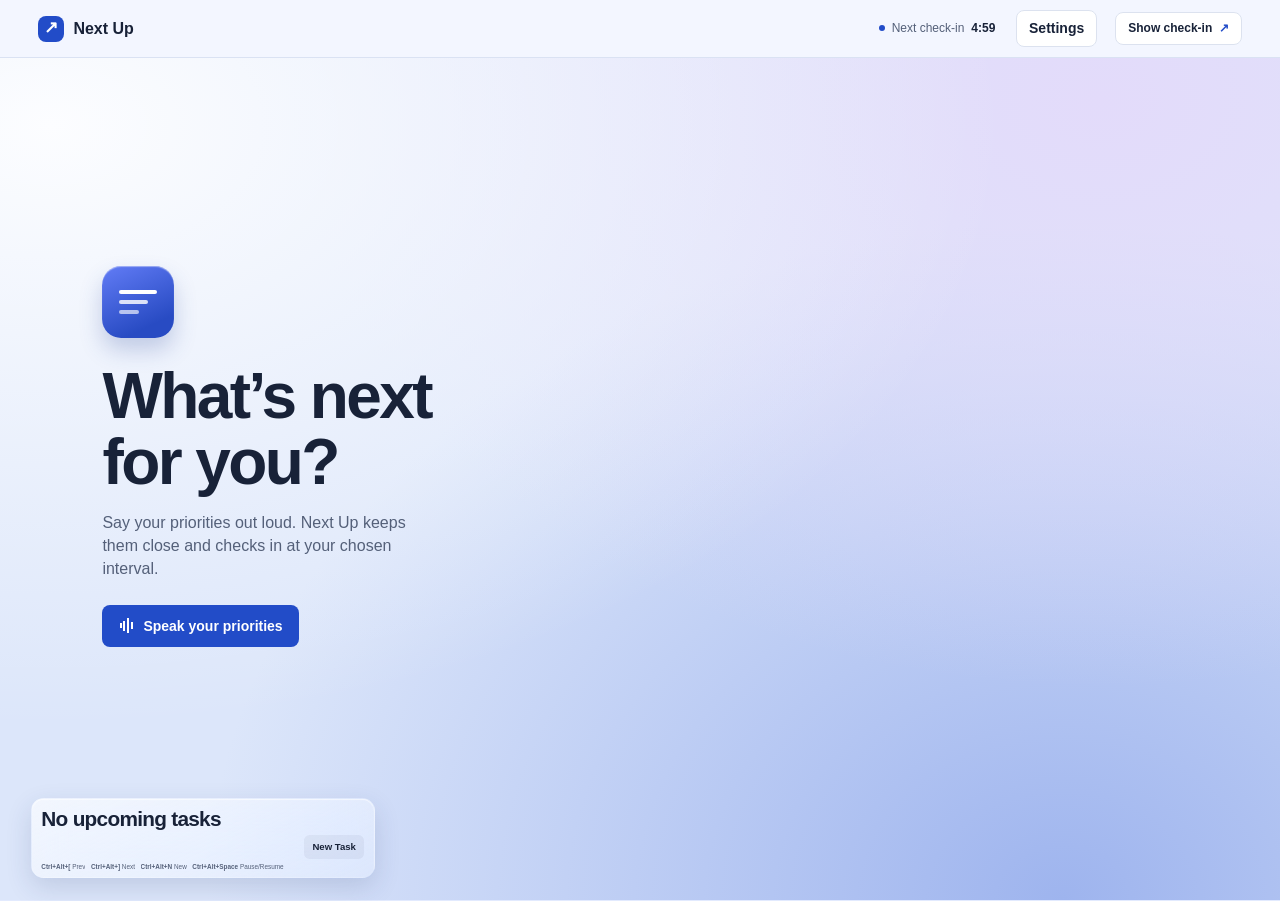
<file: index.html>
<!doctype html>
<html lang="en">
<head>
<meta charset="utf-8">
<meta name="viewport" content="width=device-width, initial-scale=1">
<title>Next Up · Focus companion</title>
<link rel="stylesheet" href="style.css">
<script src="app.js" defer></script>
</head>
<body>
<header class="bar">
  <div class="brand"><span class="mark" aria-hidden="true">↗</span> Next Up</div>
  <div class="tools"><span class="timer"><span class="dot"></span> Next check-in <strong id="countdown">5:00</strong></span><button id="toolbar-settings">Settings</button><button id="show">Show check-in <span aria-hidden="true">↗</span></button></div>
</header>
<main>
  <div class="wallpaper" aria-hidden="true"></div>
  <section class="intro">
    <div class="app-icon" aria-hidden="true"><span></span><span></span><span></span></div>
    <h1>What’s next for you?</h1>
    <p>Say your priorities out loud. Next Up keeps them close and checks in at your chosen interval.</p>
    <button id="capture" class="start"><span aria-hidden="true"></span> Speak your priorities</button>
  </section>
  <section class="widget" id="widget" aria-label="Focus check-in">
    <div class="glance">
      <button id="glance-focus" class="glance-focus"><span id="glance-description"><strong id="glance-name"></strong></span><span id="glance-time"></span></button>
      <ul id="glance-next" aria-label="Upcoming priorities"></ul>
    </div>
    <header class="widget-top"><div class="checkin"><span class="dot"></span><span id="status">FOCUS CHECK-IN</span></div><div class="window-actions"><button class="icon desktop-capture" id="desktop-capture" aria-label="Add priorities" title="Add priorities">+</button><button class="icon" id="expand" aria-controls="tasks" aria-label="Keep task list expanded" aria-pressed="false" title="Keep task list expanded">⌃</button><button class="icon" id="open-settings" aria-label="Settings" title="Settings">⚙</button><button class="icon" id="pin" aria-label="Always on Top" aria-pressed="true" title="Always on Top"><span class="pin-glyph" aria-hidden="true"></span></button><button class="icon" id="close" aria-label="Close reminder" title="Close reminder">×</button></div></header>
    <div class="widget-body">
      <div class="list-head"><h3 id="focus-question">Which task are you working on?</h3><span id="remaining"></span></div>
      <ul id="tasks" aria-label="Priorities in order"></ul>
    </div>
    <div class="check-question"><a id="task-link-open" target="_blank" rel="noopener noreferrer" hidden><span class="link-label">Open link ↗</span><span class="link-spinner" aria-hidden="true"></span></a><button id="different">New Task</button></div>
    <p id="task-storage-status" role="status" hidden></p>
    <ul id="shortcut-guide" aria-label="Keyboard shortcuts"></ul>
    <div id="task-menu" hidden><button type="button" id="edit-task">Edit task, deadline or link</button></div>
  </section>
</main>
<dialog id="settings" aria-labelledby="settings-title">
  <header><h2 id="settings-title">Settings</h2><form method="dialog"><button class="icon" aria-label="Close settings">×</button></form></header>
  <label>Always on Top <input id="settings-pin" type="checkbox"></label>
<label>App size
  <select id="app-size">
    <option value="compact">Compact (80%)</option>
    <option value="small">Small (90%)</option>
    <option value="standard">Standard (100%)</option>
  </select>
</label>
  <label>Flash floating window
    <select id="checkin-minutes">
      <option value="0">Off</option>
      <option value="1">Every minute</option>
      <option value="3">Every 3 minutes</option>
      <option value="5">Every 5 minutes</option>
      <option value="10">Every 10 minutes</option>
      <option value="15">Every 15 minutes</option>
      <option value="30">Every 30 minutes</option>
      <option value="60">Every hour</option>
    </select>
  </label>
  <label>Shake during check-in <input id="settings-shake" type="checkbox"></label>
  <label>Show task reminder on window switch <input id="settings-switch" type="checkbox"></label>
  <fieldset id="shortcut-settings">
    <legend>Keyboard shortcuts</legend>
    <div id="shortcut-controls"></div>
    <p id="shortcut-status" role="status"></p>
  </fieldset>
  <fieldset id="update-settings" hidden>
    <legend>Software updates</legend>
    <label>Install updates automatically <input id="automatic-updates" type="checkbox"></label>
    <button type="button" id="check-update">Check for updates</button>
    <p id="update-status" role="status"></p>
    <section id="update-confirmation" aria-labelledby="update-title" hidden>
      <p id="update-title"></p>
      <div>
        <button type="button" id="decline-update">Not now</button>
        <button type="button" class="primary" id="install-update">Install and restart</button>
      </div>
    </section>
  </fieldset>
</dialog>
<dialog id="voice" aria-label="New task">
  <form id="voice-form">
    <div class="composer-field">
      <input class="transcript" id="transcript" type="text" aria-label="Task" placeholder="What are you working on?">
      <textarea class="transcript" id="bulk-transcript" rows="3" aria-label="Priorities" placeholder="One priority per line" hidden></textarea>
      <button type="button" id="mic" aria-label="Start dictation" aria-pressed="false" title="Dictate"><span aria-hidden="true" class="mic-glyph"></span></button>
    </div>
    <p id="voice-status" role="status"></p>
    <label class="composer-link" for="task-link">Link <small>(optional)</small><input id="task-link" type="url" placeholder="https://example.com"></label>
    <div class="composer-actions">
      <label for="deadline"><span class="deadline-label">Deadline <small>(optional)</small></span><input type="datetime-local" id="deadline"></label>
      <button class="primary save" id="save" disabled>Save</button>
    </div>
  </form>
</dialog>
<p class="sr" id="announcement" role="status"></p>
</body>
</html>
</file>
<file: style.css>
:root {
  color-scheme: light;
  --ink: #182238;
  --muted: #546079;
  --accent: #224cc8;
  --accent-hover: #1b3daa;
  --line: #dce2ef;
  --surface: #f9faff;
  --hover: #eef2fb;
  --ease: cubic-bezier(.2,.75,.25,1);
  font: 14px/1.45 -apple-system, BlinkMacSystemFont, "Segoe UI", sans-serif;
}
* { box-sizing: border-box; }
body { -webkit-user-select: none; user-select: none; }
input, textarea { -webkit-user-select: text; user-select: text; }
body { margin: 0; color: var(--ink); background: #e2eafe; }
button, textarea { font: inherit; }
button {
  border: 1px solid var(--line);
  border-radius: 8px;
  background: #fff;
  color: var(--ink);
  padding: 7px 12px;
  font-weight: 600;
  cursor: pointer;
  transition: background-color .18s, border-color .18s, color .18s, scale .18s;
}
button:hover:not(:disabled) { background: var(--hover); }
button:active:not(:disabled) { scale: .97; }
button:focus-visible, textarea:focus-visible, input:focus-visible { outline: 2px solid var(--accent); outline-offset: 2px; }
button:disabled { opacity: .5; cursor: default; }
[hidden] { display: none !important; }
h1, h2, h3, p { margin: 0; }

.bar {
  position: relative;
  z-index: 4;
  min-height: 58px;
  display: flex;
  align-items: center;
  justify-content: space-between;
  gap: 12px;
  padding: 10px clamp(14px, 3vw, 44px);
  border-bottom: 1px solid #a4b3d84d;
  background: #f6f8ffd9;
  backdrop-filter: blur(18px);
}
.brand, .tools, .timer, .checkin, .window-actions { display: flex; align-items: center; }
.brand { gap: 9px; font-size: 16px; font-weight: 700; white-space: nowrap; }
.mark {
  display: grid;
  place-items: center;
  width: 26px;
  height: 26px;
  border-radius: 8px;
  background: var(--accent);
  color: white;
  font-size: 17px;
}
.tools { gap: 18px; }
.timer { gap: 7px; color: var(--muted); font-size: 12px; }
.timer strong { color: var(--ink); min-width: 4ch; font-variant-numeric: tabular-nums; }
.dot { width: 6px; height: 6px; flex: none; border-radius: 50%; background: var(--accent); }
#show { font-size: 12px; }
#show span { margin-left: 3px; color: var(--accent); }

main {
  min-height: calc(100dvh - 58px);
  position: relative;
  isolation: isolate;
  display: grid;
  align-items: center;
  grid-template-columns: minmax(0, 1fr) minmax(380px, 44%);
  padding: 68px clamp(28px, 8vw, 130px);
}
.wallpaper {
  position: absolute;
  inset: 0;
  z-index: -1;
  background:
    radial-gradient(ellipse at 4% 8%, #fcfdff 0, transparent 55%),
    radial-gradient(ellipse at 86% 5%, #e3dbfa 0, transparent 52%),
    radial-gradient(ellipse at 83% 100%, #9eb4ee 0, transparent 57%),
    #dce6fa;
}
.intro { max-width: 470px; padding-bottom: 5vh; }
.app-icon {
  width: 72px;
  height: 72px;
  display: grid;
  align-content: center;
  justify-items: start;
  gap: 6px;
  padding: 17px;
  margin-bottom: 26px;
  border-radius: 19px;
  background: linear-gradient(155deg, #627cf6, #284bc3 78%);
  box-shadow: inset 0 1px 1px #ffffff70, 0 12px 22px #354e9f40;
}
.app-icon span { width: 100%; height: 4px; border-radius: 4px; background: #fff; }
.app-icon span:nth-child(2) { width: 76%; opacity: .82; }
.app-icon span:nth-child(3) { width: 51%; opacity: .64; }
h1 { font-size: clamp(38px, 5vw, 68px); line-height: 1.03; letter-spacing: -.04em; text-wrap: balance; }
.intro p { max-width: 35ch; margin-top: 15px; color: var(--muted); font-size: 16px; }
.start, .primary { color: white; background: var(--accent); border-color: transparent; }
.start:hover:not(:disabled), .primary:hover:not(:disabled) { background: var(--accent-hover); }
.start { display: inline-flex; align-items: center; gap: 9px; margin-top: 24px; padding: 10px 15px; }
.start span {
  width: 16px;
  height: 16px;
  background: linear-gradient(white, white) 10% 50% / 2px 5px,
              linear-gradient(white, white) 36% 50% / 2px 10px,
              linear-gradient(white, white) 63% 50% / 2px 15px,
              linear-gradient(white, white) 90% 50% / 2px 7px;
  background-repeat: no-repeat;
}
.widget {
  position: fixed;
  z-index: 3;
  left: clamp(14px, 3vw, 42px);
  bottom: clamp(14px, 3vh, 34px);
  width: min(430px, calc(100% - 28px));
  max-height: calc(100dvh - 80px);
  display: flex;
  flex-direction: column;
  overflow: hidden;
  border: 1px solid #fff;
  border-radius: 16px;
  background: #f8fafff2;
  backdrop-filter: blur(20px);
  box-shadow: 0 20px 52px #27396d36, 0 3px 9px #27396d18;
  transition: transform .38s var(--ease), opacity .24s, visibility .38s, background-color .24s, box-shadow .24s, border-color .24s;
}
:is(.widget, #settings, #voice) { zoom: var(--app-scale, .8); }
.widget.closed { transform: translateX(calc(-100% - 55px)); opacity: 0; visibility: hidden; }
#task-menu {
  position: absolute;
  z-index: 2;
  padding: 4px;
  border: 1px solid #ffffffc9;
  border-radius: 9px;
  background: #f8faffed;
  backdrop-filter: blur(16px);
  box-shadow: 0 4px 16px #27396d40;
}
#edit-task { display: block; padding: 5px 12px; border: 0; border-radius: 5px; background: transparent; color: var(--ink); font-size: 13px; }
#edit-task:is(:hover, :focus-visible) { background: var(--accent); color: white; }
.widget-top { display: flex; justify-content: space-between; align-items: center; }
.widget-top { padding: 6px 9px 6px 14px; border-bottom: 1px solid var(--line); background: #f0f3fb; }
.desktop .widget-top { cursor: grab; }
.desktop .widget-top:active { cursor: grabbing; }
.checkin { gap: 7px; font-size: 11px; font-weight: 700; letter-spacing: .055em; color: var(--muted); }
.window-actions { gap: 3px; }
.icon {
  display: grid;
  place-items: center;
  width: 28px;
  height: 28px;
  padding: 0;
  border-color: transparent;
  background: transparent;
  font-size: 18px;
  line-height: 1;
  color: var(--muted);
}
.icon:hover:not(:disabled) { background: #e0e7f7; }
.icon[aria-pressed=true] { color: var(--accent); background: #dce6ff; }
#expand { transition: rotate .22s var(--ease), background-color .18s; }
#expand[aria-pressed=true] { rotate: 180deg; }
.pin-glyph {
  width: 9px;
  height: 8px;
  border: 1.5px solid currentColor;
  border-radius: 2px 2px 4px 4px;
  position: relative;
  translate: 0 -2px;
}
.pin-glyph::after { content: ""; position: absolute; top: 100%; left: 50%; width: 1px; height: 5px; background: currentColor; }
.widget-body { overflow: auto; padding: 12px; }
.list-head { display: flex; align-items: baseline; justify-content: space-between; gap: 8px; margin-bottom: 8px; }
#focus-question { font-size: 13px; font-weight: 650; }
#remaining { color: var(--muted); font-size: 11px; white-space: nowrap; }
#tasks { display: grid; gap: 5px; margin: 0; padding: 0; list-style: none; }
.task {
  display: flex;
  align-items: center;
  min-height: 40px;
  gap: 7px;
  padding: 5px 7px;
  border: 1px solid transparent;
  border-radius: 9px;
  transition: background-color .18s, border-color .18s, opacity .18s;
}
.task:not(.done) { cursor: pointer; }
.task:not(.done):hover { background: #eef2fb; }
.task.running, .task.running:hover {
  min-height: 48px;
  background: #e4edff;
  border-color: #8faaf0;
  animation: active-task-breathe 5s ease-in-out infinite;
}
.task.running .task-text { color: #17377d; font-weight: 700; }
.task input[type=checkbox] { flex: none; width: 15px; height: 15px; margin: 0; accent-color: var(--accent); }
.drag-handle { flex: none; width: 13px; text-align: center; font-size: 17px; color: var(--muted); user-select: none; }
.drag-handle.reorderable { cursor: grab; touch-action: none; }
.drag-handle.reorderable:hover { color: var(--accent); }
.drag-handle.reorderable:active { cursor: grabbing; }
.task.dragging { opacity: .45; }
.task.over { outline: 2px dashed var(--accent); outline-offset: 1px; }
.task-description { flex: 1; min-width: 0; }
.task-deadline {
  display: block;
  width: fit-content;
  margin-top: 2px;
  padding: 1px 4px;
  border-radius: 4px;
  color: #613b23;
  font-size: 11px;
  font-weight: 500;
  line-height: 1.35;
  letter-spacing: normal;
}
.task-deadline.due-soon { background: #fde4b9; font-weight: 750; }
.task-text { display: block; width: 100%; font-size: 13px; line-height: 1.35; overflow-wrap: anywhere; }
button.task-text { text-align: left; padding: 2px; border: 0; background: transparent; cursor: text; white-space: pre-wrap; }
button.task-text:hover:not(:disabled) { background: #dce6f8; }
.task.done .task-text { text-decoration: line-through; color: var(--muted); }
.task-editor { box-sizing: border-box; width: 100%; min-width: 0; margin: 0; padding: 3px 5px; font-size: 13px; line-height: 1.35; }
.task-time { color: var(--muted); font-size: 12px; font-variant-numeric: tabular-nums; white-space: nowrap; }
button.task-time { padding: 3px 6px; border-color: transparent; background: transparent; }
.task.running .task-time { background: #f5f8ff; color: var(--accent); border-color: #c6d4fa; }
.task.running .task-time::before {
  content: "";
  display: inline-block;
  width: 5px;
  height: 5px;
  margin: 0 5px 2px 0;
  border-radius: 50%;
  background: currentColor;
}
.task-playback {
  display: grid;
  place-items: center;
  flex: none;
  width: 28px;
  height: 28px;
  padding: 0;
  color: var(--accent);
  background: #fff;
}
.task-playback::before {
  content: "";
  width: 9px;
  height: 10px;
  background: currentColor;
  clip-path: polygon(12% 0, 100% 50%, 12% 100%);
}
.task.running .task-playback {
  background: var(--accent);
  color: white;
  border-color: transparent;
}
.task.running .task-playback:hover { background: var(--accent-hover); }
.task.running .task-playback::before {
  clip-path: polygon(0 0, 33% 0, 33% 100%, 0 100%, 0 0, 67% 0, 100% 0, 100% 100%, 67% 100%, 67% 0);
}
.empty { padding: 10px 0; color: var(--muted); }
.check-question { flex: none; display: flex; align-items: center; justify-content: flex-end; gap: 8px; padding: 5px 12px 3px; }
.record { display: flex; gap: 7px; flex-wrap: wrap; }
#different, #task-link-open {
  background: #18223808;
  border: 1px solid transparent;
  border-radius: 7px;
  color: var(--ink);
  font-size: 12px;
  font-weight: 600;
  line-height: 1.45;
  padding: 5px 9px;
  transition: background-color .18s;
}
#different { background: #1822380d; }
#different:hover:not(:disabled), #task-link-open:hover { background: #18223816; }
.glance { display: none; padding: 10px 12px 0; }
.glance-focus {
  display: flex;
  align-items: baseline;
  gap: 12px;
  justify-content: space-between;
  width: 100%;
  padding: 0;
  text-align: left;
  background: transparent;
  border: 0;
  font-size: clamp(19px, 3vw, 26px);
  line-height: 1.18;
  letter-spacing: -.035em;
}
.glance-focus:hover:not(:disabled) { background: transparent; }
#glance-description, #glance-next li > span:first-child { min-width: 0; }
.glance-focus strong { min-width: 0; overflow-wrap: anywhere; display: -webkit-box; -webkit-box-orient: vertical; -webkit-line-clamp: 3; overflow: hidden; }
#glance-time, .glance-time { flex: none; font-variant-numeric: tabular-nums; letter-spacing: 0; }
.tracking #glance-time { color: #203fa2; }
#glance-next {
  margin: 9px 0 0;
  padding: 0;
  list-style: none;
  font-size: 13px;
  color: #36476e;
}
#glance-next:empty { display: none; }
#glance-next li { display: flex; justify-content: space-between; gap: 12px; padding: 1px 0; }
#glance-next li + li { color: #4c5e86; }
.glance-preview-name { display: block; overflow: hidden; text-overflow: ellipsis; white-space: nowrap; }
.widget:not(.hover-expanded,:has(#expand[aria-pressed=true], .task :focus-visible, .task-editor, .task.dragging, #task-menu:not([hidden]))) {
  border-color: transparent;
  background: var(--desktop-glass, linear-gradient(155deg, #ffffffa8, #edf3ff73));
  backdrop-filter: var(--desktop-backdrop, blur(24px) saturate(140%));
  box-shadow: inset 0 1px 1px #ffffffc4, 0 12px 32px #27396d28;
}
.widget:not(.hover-expanded,:has(#expand[aria-pressed=true], .task :focus-visible, .task-editor, .task.dragging, #task-menu:not([hidden]))) :is(.widget-top, .widget-body) { display: none; }
.widget:not(.hover-expanded,:has(#expand[aria-pressed=true], .task :focus-visible, .task-editor, .task.dragging, #task-menu:not([hidden]))) .glance { display: block; animation: reveal .22s var(--ease) both; }
.hover-expanded :is(.widget-top, .widget-body) { animation: reveal .22s var(--ease) both; }
@media (forced-colors: active) { #glance-next, #glance-next li + li { color: CanvasText; } }

#voice {
  width: min(360px, calc(100% - 28px));
  padding: 12px;
  border: 1px solid #ffffffbd;
  border-radius: 16px;
  background: #f1f5ff99;
  backdrop-filter: blur(22px) saturate(150%);
  color: var(--ink);
  box-shadow: 0 16px 48px #222f6538, inset 0 1px 0 #ffffffa6;
}
#voice[open] { animation: reveal .24s var(--ease) both; }
#voice::backdrop { background: #202f551f; backdrop-filter: blur(2px); }
#voice-status { color: var(--muted); font-size: 12px; margin: 0 2px 7px; }
#voice-status:empty { display: none; }
.composer-field { position: relative; }
.composer-actions { display: flex; flex-wrap: wrap; gap: 8px; align-items: end; justify-content: space-between; }
.composer-actions label { display: grid; gap: 3px; color: var(--ink); font-size: 12px; }
.composer-link { display: block; margin: 0 0 8px; font-size: 12px; }
.composer-link small, .composer-actions small { color: var(--muted); font-size: inherit; }
#task-link { display: block; width: 100%; margin-top: 3px; }
#deadline, #task-link { padding: 5px; border: 1px solid var(--line); border-radius: 7px; background: #ffffff80; color: var(--ink); font: inherit; }
.transcript:not([hidden]) {
  display: block;
  width: 100%;
  min-height: 48px;
  padding: 11px 49px 11px 11px;
  margin-bottom: 9px;
  resize: none;
  font: inherit;
  color: var(--ink);
  background: #ffffff70;
  border: 1px solid #aab8d5;
  border-radius: 9px;
}
textarea.transcript:not([hidden]) { min-height: 76px; }
#mic { display: inline-flex; align-items: center; justify-content: center; gap: 7px; }
.mic-glyph {
  position: relative;
  width: 7px;
  height: 11px;
  margin: 0 4px 4px;
  border-radius: 5px;
  background: currentColor;
}
.mic-glyph::before {
  content: "";
  position: absolute;
  inset: 4px -3px -3px;
  border: 1px solid currentColor;
  border-top: 0;
  border-radius: 0 0 8px 8px;
}
.mic-glyph::after {
  content: "";
  position: absolute;
  top: 14px;
  left: 3px;
  width: 1px;
  height: 3px;
  background: currentColor;
}
#voice #mic { position: absolute; top: 7px; right: 7px; width: 34px; height: 34px; padding: 0; color: var(--accent); background: #edf2ff; }
#voice #mic[aria-pressed=true] { color: white; background: var(--accent); }
#voice .save { display: block; min-width: 72px; margin-left: auto; }
.sr { position: absolute; width: 1px; height: 1px; overflow: hidden; clip-path: inset(50%); }
@keyframes reveal { from { opacity: 0; translate: 0 5px; } to { opacity: 1; translate: 0 0; } }
@keyframes active-task-breathe {
  50% { background-color: #d6e4ff; border-color: #6488df; }
}
@media (max-width: 850px) {
  main { display: block; padding: clamp(35px, 9vh, 82px) 6vw 250px; }
  .intro { padding-bottom: 0; }
}
@media (max-width: 420px) {
  .timer { display: none; }
  .app-icon { width: 56px; height: 56px; padding: 13px; margin-bottom: 19px; border-radius: 15px; }
}
@media (prefers-reduced-motion: reduce) {
  *, *::before, *::after { animation-duration: 0s !important; transition-duration: 0s !important; }
}

html.desktop, .desktop body { background: transparent; overflow: hidden; }
.desktop { font-family: -apple-system, BlinkMacSystemFont, "Inter", system-ui, sans-serif; }
.desktop :is(.bar, .intro, .wallpaper) { display: none; }
.desktop main { display: block; min-height: 0; padding: 0; isolation: auto; }
.desktop .widget {
  inset: auto 10px 12px;
  width: auto;
  max-height: 500px;
  box-shadow: 0 4px 12px #27396d30;
}
.desktop .widget {
  --desktop-glass: linear-gradient(155deg, #f7faffdc, #e9f0ffd2);
  --desktop-backdrop: none;
  background: var(--desktop-glass);
  backdrop-filter: var(--desktop-backdrop);
  transition-property: transform, opacity, visibility, box-shadow, border-color;
}
.desktop .widget-top { background: #eaf0fa88; }
.desktop:has(#voice[open]) .widget { visibility: hidden; }
.desktop #voice { max-height: none; background: #edf3ffb8; }
.desktop #voice::backdrop { background: transparent; backdrop-filter: none; }
html:not(.desktop) .desktop-capture { display: none; }

:is(.task, .glance-focus).focus-pulse {
  position: relative;
  isolation: isolate;
}
:is(.task, .glance-focus).focus-pulse::after {
  content: '';
  position: absolute;
  inset: -3px -4px;
  z-index: -1;
  border-radius: 11px;
  background: linear-gradient(105deg, #a3b8ff, #bec0ff 28%, #efbeff 49%, #a1d9ff 72%, #a3b8ff);
  background-size: 240% 100%;
  box-shadow: inset 0 0 0 1px #6179df, 0 0 14px #657de191;
  pointer-events: none;
  animation: focus-reminder 1.45s ease-in-out both;
}
@keyframes focus-reminder {
  0% { opacity: 0; background-position: 100% 50%; }
  15%, 65% { opacity: 1; }
  100% { opacity: 0; background-position: 0% 50%; }
}
@media (prefers-reduced-motion: reduce) {
  :is(.task, .glance-focus).focus-pulse::after {
    animation: none;
    background-position: 50% 50%;
  }
}

#settings {
  width: min(360px, calc(100% - 24px));
  box-sizing: border-box;
  padding: 14px 18px;
  border: 1px solid #ffffffd0;
  border-radius: 16px;
  background: #f4f7fff5;
  color: var(--ink);
  box-shadow: 0 12px 38px #27396d33;
}
#settings::backdrop { background: #202f5524; backdrop-filter: blur(3px); }
.desktop #settings::backdrop { background: transparent; backdrop-filter: none; }
.desktop:has(#settings[open]) .widget { visibility: hidden; }
#settings header, #settings label { display: flex; align-items: center; justify-content: space-between; gap: 12px; }
#settings h2 { margin: 0; font-size: 18px; }
#settings label { padding: 10px 0; border-top: 1px solid var(--line); font-size: 13px; }
#settings header { margin-bottom: 8px; }
#settings select {
  padding: 4px;
  border: 1px solid var(--line);
  border-radius: 6px;
  background: white;
  color: var(--ink);
  font: inherit;
}
.widget.checkin-flash::after {
  content: "";
  position: absolute;
  z-index: -1;
  inset: 0;
  pointer-events: none;
  background: linear-gradient(115deg, #ffb347, #ffea89 48%, #858aff);
  animation: window-checkin 1.65s ease both;
}
@keyframes window-checkin {
  0%, 100% { opacity: 0; }
  24% { opacity: .72; }
  50% { opacity: .4; }
}
@media (prefers-reduced-motion: reduce) {
  .widget.checkin-flash::after { animation: window-checkin-still 1.65s steps(1, end) both; }
  @keyframes window-checkin-still {
    from { opacity: .42; }
    to { opacity: 0; }
  }
}

#task-link-open {
  margin-right: auto;
  text-decoration: none;
}
#task-link-open:not([hidden]) { display: inline-grid; place-items: center; }
#task-link-open > span { grid-area: 1 / 1; }
#task-link-open[aria-busy=true] { cursor: progress; }
#task-link-open[aria-busy=true] .link-label { visibility: hidden; }
.link-spinner {
  display: none;
  box-sizing: border-box;
  width: 13px;
  height: 13px;
  border: 2px solid var(--line);
  border-top-color: currentColor;
  border-radius: 50%;
}
#task-link-open[aria-busy=true] .link-spinner { display: block; animation: link-spin .7s linear infinite; }
@keyframes link-spin { to { transform: rotate(360deg); } }
@media (prefers-reduced-motion: reduce) {
  #task-link-open[aria-busy=true] .link-spinner { animation: none; }
}
#task-link-open:focus-visible { outline: 2px solid var(--accent); outline-offset: 2px; }

#shortcut-guide {
  display: flex;
  gap: 7px;
  list-style: none;
  margin: 0;
  padding: 0 12px 8px;
  color: var(--muted);
  font-size: 8px;
  white-space: nowrap;
}
#task-storage-status { margin: 0 12px 6px; font-size: 11px; color: #80512a; }
#shortcut-guide li { min-width: 0; overflow: hidden; text-overflow: ellipsis; }
#shortcut-guide kbd { font: inherit; font-weight: 600; }
#shortcut-settings { margin: 10px 0 0; padding: 0; border: 0; }
#shortcut-settings legend { font-size: 13px; font-weight: 600; margin-bottom: 7px; }
#shortcut-controls input { width: 145px; max-width: 52%; text-align: center; font: inherit; }
#shortcut-status { margin: 0; font-size: 12px; color: var(--muted); }
#shortcut-status:not(:empty) { min-height: 28px; }

#update-settings[hidden], #update-confirmation[hidden] { display: none; }
#update-status:empty { display: none; }
#update-settings p { margin: 8px 0; font-size: 12px; }
#update-confirmation {
  padding: 8px 10px;
  margin-top: 8px;
  border-radius: 10px;
  background: rgba(110, 137, 218, .13);
}
#update-confirmation div { display: flex; gap: 6px; justify-content: flex-end; }
#update-settings { margin: 10px 0 0; padding: 0; border: 0; }
#update-settings legend { font-size: 13px; font-weight: 600; margin-bottom: 4px; }
</file>
